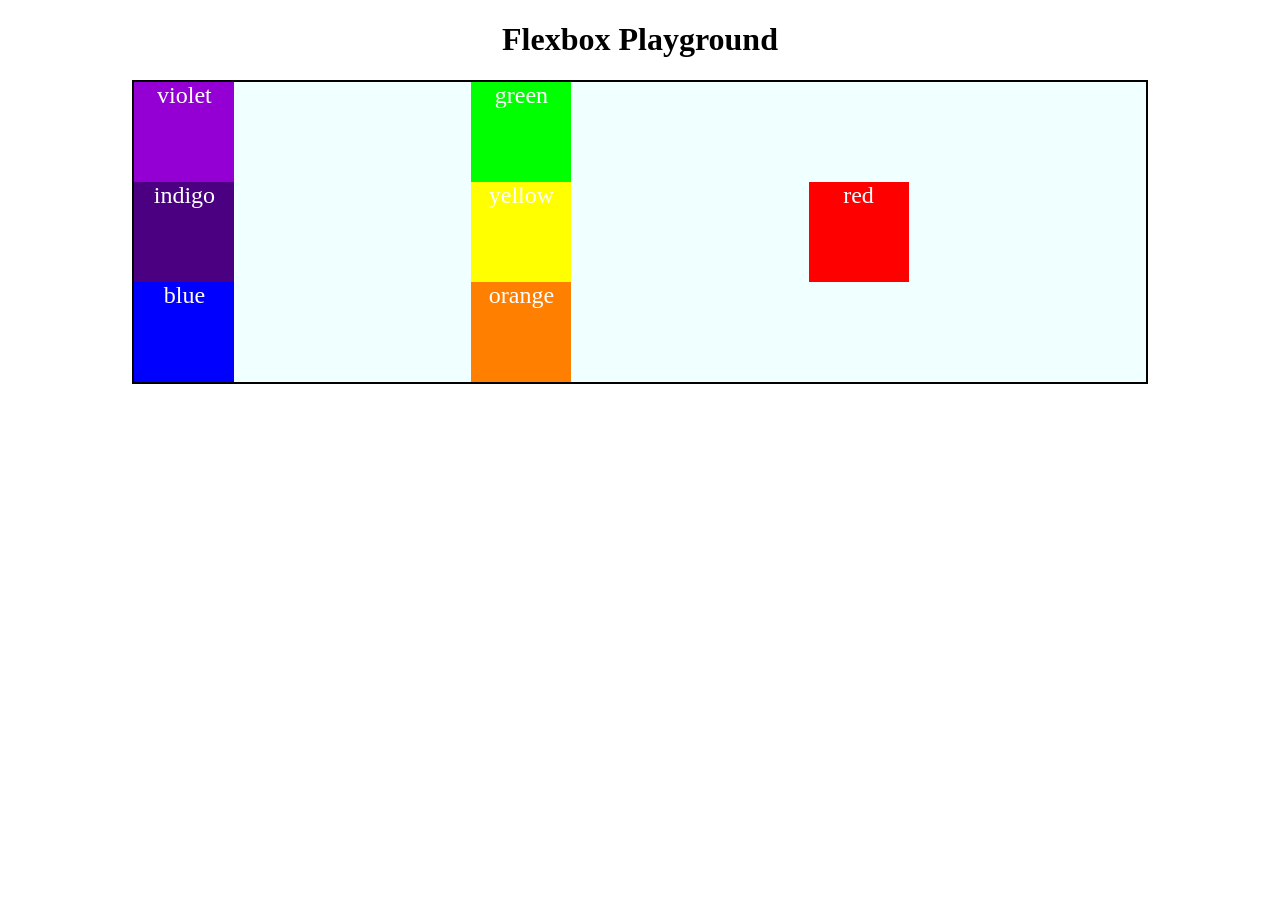
<file: index.html>
<!DOCTYPE html>
<html lang="en">
  <head>
    <meta charset="UTF-8" />
    <meta http-equiv="X-UA-Compatible" content="IE=edge" />
    <meta name="viewport" content="width=device-width, initial-scale=1.0" />
    <title>CSS Assignment</title>
    <link rel="stylesheet" href="style.css" />
  </head>
  <body>
    <h1>Flexbox Playground</h1>
    <div id="container">
    <div style="background-color: #9400d3;">violet</div>
    <div style="background-color: #4b0082;">indigo</div>
    <div style="background-color: #0000ff;">blue</div>
    <div style="background-color: #00ff00;">green</div>
    <div style="background-color: #ffff00;">yellow</div>
    <div style="background-color: #ff7f00;">orange</div>
    <div style="background-color: #ff0000;">red</div>
    </div>
    
  </body>
</html>
</file>
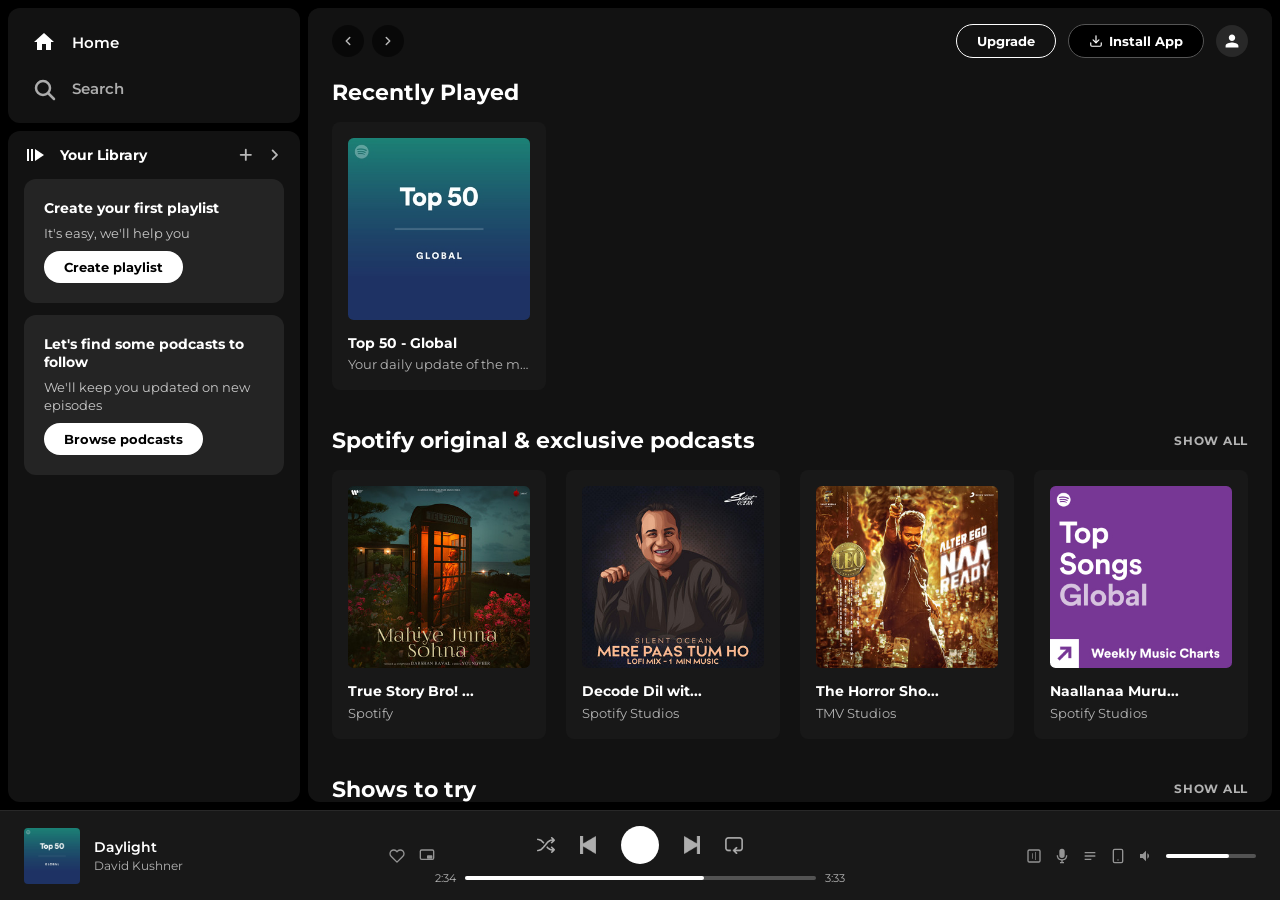
<file: Spotify-clone/index.html>
<!DOCTYPE html>
<html lang="en">
<head>
    <meta charset="UTF-8">
    <meta name="viewport" content="width=device-width, initial-scale=1.0">
    <title>Spotify - Web Player: Music for everyone</title>
    <link rel="stylesheet" href="style.css">
    <link rel="preconnect" href="https://fonts.googleapis.com">
    <link rel="preconnect" href="https://fonts.gstatic.com" crossorigin>
    <link href="https://fonts.googleapis.com/css2?family=Montserrat:wght@300;400;500;600;700&display=swap" rel="stylesheet">

    <!-- SVG icons embedded as reusable symbols — no CDN dependency -->
    <svg xmlns="http://www.w3.org/2000/svg" style="display:none">
        <!-- home -->
        <symbol id="icon-home" viewBox="0 0 24 24" fill="currentColor">
            <path d="M10 20v-6h4v6h5v-8h3L12 3 2 12h3v8z"/>
        </symbol>
        <!-- search -->
        <symbol id="icon-search" viewBox="0 0 24 24" fill="none" stroke="currentColor" stroke-width="2.5" stroke-linecap="round">
            <circle cx="11" cy="11" r="7"/><line x1="16.5" y1="16.5" x2="22" y2="22"/>
        </symbol>
        <!-- library -->
        <symbol id="icon-library" viewBox="0 0 24 24" fill="currentColor">
            <path d="M3 18h2V6H3v12zm4 0h2V6H7v12zm4-12v12l9-6-9-6z"/>
        </symbol>
        <!-- plus -->
        <symbol id="icon-plus" viewBox="0 0 24 24" fill="none" stroke="currentColor" stroke-width="2.5" stroke-linecap="round">
            <line x1="12" y1="5" x2="12" y2="19"/><line x1="5" y1="12" x2="19" y2="12"/>
        </symbol>
        <!-- arrow right -->
        <symbol id="icon-arrow-right" viewBox="0 0 24 24" fill="none" stroke="currentColor" stroke-width="2.5" stroke-linecap="round" stroke-linejoin="round">
            <polyline points="9 18 15 12 9 6"/>
        </symbol>
        <!-- chevron left -->
        <symbol id="icon-chevron-left" viewBox="0 0 24 24" fill="none" stroke="currentColor" stroke-width="2.5" stroke-linecap="round" stroke-linejoin="round">
            <polyline points="15 18 9 12 15 6"/>
        </symbol>
        <!-- chevron right -->
        <symbol id="icon-chevron-right" viewBox="0 0 24 24" fill="none" stroke="currentColor" stroke-width="2.5" stroke-linecap="round" stroke-linejoin="round">
            <polyline points="9 18 15 12 9 6"/>
        </symbol>
        <!-- download -->
        <symbol id="icon-download" viewBox="0 0 24 24" fill="none" stroke="currentColor" stroke-width="2" stroke-linecap="round" stroke-linejoin="round">
            <path d="M21 15v4a2 2 0 0 1-2 2H5a2 2 0 0 1-2-2v-4"/>
            <polyline points="7 10 12 15 17 10"/><line x1="12" y1="15" x2="12" y2="3"/>
        </symbol>
        <!-- user -->
        <symbol id="icon-user" viewBox="0 0 24 24" fill="currentColor">
            <path d="M12 12c2.7 0 4.8-2.1 4.8-4.8S14.7 2.4 12 2.4 7.2 4.5 7.2 7.2 9.3 12 12 12zm0 2.4c-3.2 0-9.6 1.6-9.6 4.8v2.4h19.2v-2.4c0-3.2-6.4-4.8-9.6-4.8z"/>
        </symbol>
        <!-- heart -->
        <symbol id="icon-heart" viewBox="0 0 24 24" fill="none" stroke="currentColor" stroke-width="2" stroke-linecap="round" stroke-linejoin="round">
            <path d="M20.84 4.61a5.5 5.5 0 0 0-7.78 0L12 5.67l-1.06-1.06a5.5 5.5 0 0 0-7.78 7.78l1.06 1.06L12 21.23l7.78-7.78 1.06-1.06a5.5 5.5 0 0 0 0-7.78z"/>
        </symbol>
        <!-- miniplayer (picture-in-picture) -->
        <symbol id="icon-pip" viewBox="0 0 24 24" fill="none" stroke="currentColor" stroke-width="2" stroke-linecap="round" stroke-linejoin="round">
            <rect x="2" y="3" width="20" height="14" rx="2"/>
            <rect x="12" y="11" width="8" height="5" rx="1" fill="currentColor" stroke="none"/>
        </symbol>
        <!-- now playing view -->
        <symbol id="icon-nowplaying" viewBox="0 0 24 24" fill="none" stroke="currentColor" stroke-width="2" stroke-linecap="round" stroke-linejoin="round">
            <rect x="3" y="3" width="18" height="18" rx="2"/>
            <path d="M9 8h1v8H9zm5-2h1v12h-1z" fill="currentColor" stroke="none"/>
        </symbol>
        <!-- lyrics / microphone pen -->
        <symbol id="icon-lyrics" viewBox="0 0 24 24" fill="currentColor">
            <path d="M12 1a4 4 0 0 1 4 4v6a4 4 0 0 1-8 0V5a4 4 0 0 1 4-4zm-1 17.93V21H9v2h6v-2h-2v-2.07A8.001 8.001 0 0 0 20 11h-2a6 6 0 0 1-12 0H4a8.001 8.001 0 0 0 7 7.93z"/>
        </symbol>
        <!-- queue -->
        <symbol id="icon-queue" viewBox="0 0 24 24" fill="currentColor">
            <path d="M4 6h16v2H4zm0 5h16v2H4zm0 5h10v2H4z"/>
        </symbol>
        <!-- connect device -->
        <symbol id="icon-device" viewBox="0 0 24 24" fill="none" stroke="currentColor" stroke-width="2" stroke-linecap="round" stroke-linejoin="round">
            <rect x="5" y="2" width="14" height="20" rx="2"/><line x1="12" y1="18" x2="12.01" y2="18"/>
        </symbol>
        <!-- volume -->
        <symbol id="icon-volume" viewBox="0 0 24 24" fill="currentColor">
            <path d="M3 9v6h4l5 5V4L7 9H3zm13.5 3c0-1.77-1.02-3.29-2.5-4.03v8.05c1.48-.73 2.5-2.25 2.5-4.02z"/>
        </symbol>
    </svg>
</head>
<body>

    <!-- ===================== SIDEBAR ===================== -->
    <div class="sidebar">

        <div class="nav">
            <div class="nav-option active">
                <svg class="nav-icon"><use href="#icon-home"/></svg>
                <a href="#">Home</a>
            </div>
            <div class="nav-option">
                <svg class="nav-icon"><use href="#icon-search"/></svg>
                <a href="#">Search</a>
            </div>
        </div>

        <div class="library">
            <div class="library-header">
                <div class="lib-title">
                    <svg class="nav-icon"><use href="#icon-library"/></svg>
                    <span>Your Library</span>
                </div>
                <div class="lib-icons">
                    <svg class="lib-icon-svg"><use href="#icon-plus"/></svg>
                    <svg class="lib-icon-svg"><use href="#icon-arrow-right"/></svg>
                </div>
            </div>

            <div class="lib-box">
                <div class="box">
                    <p class="box-p1">Create your first playlist</p>
                    <p class="box-p2">It's easy, we'll help you</p>
                    <button class="pill-btn">Create playlist</button>
                </div>
                <div class="box">
                    <p class="box-p1">Let's find some podcasts to follow</p>
                    <p class="box-p2">We'll keep you updated on new episodes</p>
                    <button class="pill-btn">Browse podcasts</button>
                </div>
            </div>
        </div>

    </div>

    <!-- ===================== MAIN CONTENT ===================== -->
    <div class="main-content">

        <div class="sticky-nav">
            <div class="sticky-nav-left">
                <button class="arrow-btn">
                    <svg width="14" height="14"><use href="#icon-chevron-left"/></svg>
                </button>
                <button class="arrow-btn" style="transform:scaleX(-1)">
                    <svg width="14" height="14"><use href="#icon-chevron-left"/></svg>
                </button>
            </div>
            <div class="sticky-nav-right">
                <button class="pill-btn outline-btn hide">Upgrade</button>
                <button class="pill-btn dark-btn">
                    <svg width="14" height="14" style="vertical-align:middle"><use href="#icon-download"/></svg>
                    Install App
                </button>
                <div class="user-icon">
                    <svg width="16" height="16"><use href="#icon-user"/></svg>
                </div>
            </div>
        </div>

        <!-- Recently Played -->
        <section>
            <div class="section-header">
                <h2>Recently Played</h2>
            </div>
            <div class="cards-grid">
                <div class="card">
                    <div class="card-img-wrap">
                        <img src="./assets/card1img (1).jpeg" class="card-img" onerror="this.parentElement.style.background='#333'">
                        <button class="card-play-btn">&#9654;</button>
                    </div>
                    <p class="card-title">Top 50 - Global</p>
                    <p class="card-sub">Your daily update of the most played...</p>
                </div>
            </div>
        </section>

        <!-- Spotify Originals -->
        <section>
            <div class="section-header">
                <h2>Spotify original &amp; exclusive podcasts</h2>
                <a href="#" class="show-all">Show all</a>
            </div>
            <div class="cards-grid">
                <div class="card">
                    <div class="card-img-wrap">
                        <img src="./assets/card2img (1).jpeg" class="card-img" onerror="this.parentElement.style.background='#333'">
                        <button class="card-play-btn">&#9654;</button>
                    </div>
                    <p class="card-title">True Story Bro! ...</p>
                    <p class="card-sub">Spotify</p>
                </div>
                <div class="card">
                    <div class="card-img-wrap">
                        <img src="./assets/card3img (1).jpeg" class="card-img" onerror="this.parentElement.style.background='#333'">
                        <button class="card-play-btn">&#9654;</button>
                    </div>
                    <p class="card-title">Decode Dil wit...</p>
                    <p class="card-sub">Spotify Studios</p>
                </div>
                <div class="card">
                    <div class="card-img-wrap">
                        <img src="./assets/card4img (1).jpeg" class="card-img" onerror="this.parentElement.style.background='#333'">
                        <button class="card-play-btn">&#9654;</button>
                    </div>
                    <p class="card-title">The Horror Sho...</p>
                    <p class="card-sub">TMV Studios</p>
                </div>
                <div class="card">
                    <div class="card-img-wrap">
                        <img src="./assets/card5img (1).jpeg" class="card-img" onerror="this.parentElement.style.background='#333'">
                        <button class="card-play-btn">&#9654;</button>
                    </div>
                    <p class="card-title">Naallanaa Muru...</p>
                    <p class="card-sub">Spotify Studios</p>
                </div>
            </div>
        </section>

        <!-- Shows to Try -->
        <section>
            <div class="section-header">
                <h2>Shows to try</h2>
                <a href="#" class="show-all">Show all</a>
            </div>
            <div class="cards-grid">
                <div class="card">
                    <div class="card-img-wrap">
                        <img src="./assets/card1img (1).jpeg" class="card-img" onerror="this.parentElement.style.background='#333'">
                        <button class="card-play-btn">&#9654;</button>
                    </div>
                    <p class="card-title">Top 50 - Global</p>
                    <p class="card-sub">Your daily updates of the most popular songs...</p>
                </div>
                <div class="card">
                    <div class="card-img-wrap">
                        <img src="./assets/card2img (1).jpeg" class="card-img" onerror="this.parentElement.style.background='#333'">
                        <button class="card-play-btn">&#9654;</button>
                    </div>
                    <p class="card-title">Mahiye Jinna Sonha</p>
                    <p class="card-sub">Darshan Raval</p>
                </div>
                <div class="card">
                    <div class="card-img-wrap">
                        <img src="./assets/card3img (1).jpeg" class="card-img" onerror="this.parentElement.style.background='#333'">
                        <button class="card-play-btn">&#9654;</button>
                    </div>
                    <p class="card-title">Kishor Kumar Hits</p>
                    <p class="card-sub">The KK</p>
                </div>
                <div class="card">
                    <div class="card-img-wrap">
                        <img src="./assets/card5img (1).jpeg" class="card-img" onerror="this.parentElement.style.background='#333'">
                        <button class="card-play-btn">&#9654;</button>
                    </div>
                    <p class="card-title">Top Songs - Global</p>
                    <p class="card-sub">Mixes</p>
                </div>
            </div>
        </section>

        <!-- Trending -->
        <section>
            <div class="section-header">
                <h2>Trending now near you</h2>
                <a href="#" class="show-all">Show all</a>
            </div>
            <div class="cards-grid">
                <div class="card">
                    <div class="card-img-wrap">
                        <img src="./assets/card4img (1).jpeg" class="card-img" onerror="this.parentElement.style.background='#333'">
                        <button class="card-play-btn">&#9654;</button>
                    </div>
                    <p class="card-title">Nah Ready ...'from</p>
                    <p class="card-sub">Hit</p>
                </div>
                <div class="card">
                    <div class="card-img-wrap">
                        <img src="./assets/card5img (1).jpeg" class="card-img" onerror="this.parentElement.style.background='#333'">
                        <button class="card-play-btn">&#9654;</button>
                    </div>
                    <p class="card-title">Top Songs - Global</p>
                    <p class="card-sub">Mixes</p>
                </div>
                <div class="card">
                    <div class="card-img-wrap">
                        <img src="./assets/card1img (1).jpeg" class="card-img" onerror="this.parentElement.style.background='#333'">
                        <button class="card-play-btn">&#9654;</button>
                    </div>
                    <p class="card-title">Top 50 - Global</p>
                    <p class="card-sub">Your daily updates...</p>
                </div>
                <div class="card">
                    <div class="card-img-wrap">
                        <img src="./assets/card3img (1).jpeg" class="card-img" onerror="this.parentElement.style.background='#333'">
                        <button class="card-play-btn">&#9654;</button>
                    </div>
                    <p class="card-title">Kishor Kumar Hits</p>
                    <p class="card-sub">The KK</p>
                </div>
            </div>
        </section>

        <div class="footer-spacer"></div>
    </div>

    <!-- ===================== MUSIC PLAYER ===================== -->
    <div class="music-player">

        <!-- LEFT: album + track info -->
        <div class="player-left">
            <div class="album-art">
                <img src="./assets/card1img (1).jpeg" alt="Album art" onerror="this.parentElement.style.background='#555';this.remove()">
            </div>
            <div class="track-info">
                <p class="track-name">Daylight</p>
                <p class="track-artist">David Kushner</p>
            </div>
            <div class="track-actions">
                <button class="icon-btn" title="Save to library">
                    <svg width="16" height="16"><use href="#icon-heart"/></svg>
                </button>
                <button class="icon-btn" title="Miniplayer">
                    <svg width="16" height="16"><use href="#icon-pip"/></svg>
                </button>
            </div>
        </div>

        <!-- CENTER: controls + seek -->
        <div class="player-center">
            <div class="playback-controls">
                <button class="ctrl-btn" title="Shuffle">
                    <img src="./assets/player_icon1.png" alt="Shuffle">
                </button>
                <button class="ctrl-btn" title="Previous">
                    <img src="./assets/player_icon2.png" alt="Previous">
                </button>
                <button class="play-btn" title="Play / Pause">
                    <img src="./assets/play_musicbar.png" alt="Play">
                </button>
                <button class="ctrl-btn" title="Next">
                    <img src="./assets/player_icon4.png" alt="Next">
                </button>
                <button class="ctrl-btn" title="Repeat">
                    <img src="./assets/player_icon5.png" alt="Repeat">
                </button>
            </div>
            <div class="seek-bar">
                <span class="time">2:34</span>
                <div class="progress-track">
                    <div class="progress-fill" style="width:68%"></div>
                    <div class="progress-thumb" style="left:68%"></div>
                </div>
                <span class="time">3:33</span>
            </div>
        </div>

        <!-- RIGHT: extra controls + volume -->
        <div class="player-right">
            <button class="icon-btn" title="Now Playing View">
                <svg width="16" height="16"><use href="#icon-nowplaying"/></svg>
            </button>
            <button class="icon-btn" title="Lyrics">
                <svg width="16" height="16"><use href="#icon-lyrics"/></svg>
            </button>
            <button class="icon-btn" title="Queue">
                <svg width="16" height="16"><use href="#icon-queue"/></svg>
            </button>
            <button class="icon-btn" title="Connect Device">
                <svg width="16" height="16"><use href="#icon-device"/></svg>
            </button>
            <button class="icon-btn" title="Volume">
                <svg width="16" height="16"><use href="#icon-volume"/></svg>
            </button>
            <div class="volume-track">
                <div class="volume-fill" style="width:70%"></div>
                <div class="volume-thumb" style="left:70%"></div>
            </div>
        </div>

    </div>

</body>
</html>
</file>
<file: style.css>
#container{
        height:300px;
        width:80%;
        background-color:azure ;
        margin: 10px auto;
        border: 2px solid black;
        display: flex;
        flex-direction: column;
        justify-content: space-evenly;
        flex-wrap: wrap;

}
h1{
text-align: center;
}
#container div{

        height: 100px;
        width: 100px;
        text-align: center;
        color: white;
        font-size: 1.5em;
}
</file>
<file: Spotify-clone/style.css>
/* ==========================================
RESET & BASE
   ========================================== */
*, *::before, *::after {
    font-family: 'Montserrat', sans-serif;
    margin: 0;
    padding: 0;
    box-sizing: border-box;
}

body {
    background-color: #000;
    color: #fff;
    display: flex;
    height: 100vh;
    overflow: hidden;
    padding-bottom: 90px;
}

a { text-decoration: none; color: inherit; }

button { cursor: pointer; }

/* ==========================================
SIDEBAR
   ========================================== */
.sidebar {
    width: 300px;
    flex-shrink: 0;
    display: flex;
    flex-direction: column;
    gap: 0.5rem;
    padding: 0.5rem 0 0.5rem 0.5rem;
    height: 100%;
}

.nav {
    background-color: #121212;
    border-radius: 0.75rem;
    padding: 0.75rem 1rem;
    display: flex;
    flex-direction: column;
    gap: 0.1rem;
}

.nav-option {
    display: flex;
    align-items: center;
    gap: 1rem;
    padding: 0.65rem 0.5rem;
    opacity: 0.65;
    cursor: pointer;
    border-radius: 0.4rem;
    font-size: 0.95rem;
    font-weight: 600;
    transition: opacity 0.15s;
}

.nav-option.active,
.nav-option:hover { opacity: 1; }

.nav-icon {
    width: 1.5rem;
    height: 1.5rem;
    flex-shrink: 0;
    color: #fff;
}

.nav-option a { color: #fff; }

/* Library */
.library {
    background-color: #121212;
    border-radius: 0.75rem;
    flex: 1;
    overflow-y: auto;
    padding: 0.75rem 1rem;
    display: flex;
    flex-direction: column;
    gap: 0.75rem;
}

.library-header {
    display: flex;
    justify-content: space-between;
    align-items: center;
}

.lib-title {
    display: flex;
    align-items: center;
    gap: 0.75rem;
    font-size: 0.9rem;
    font-weight: 700;
    cursor: pointer;
}

.lib-icons {
    display: flex;
    gap: 0.75rem;
    opacity: 0.7;
}

.lib-icon-svg {
    width: 1.1rem;
    height: 1.1rem;
    color: #fff;
    cursor: pointer;
    transition: opacity 0.15s;
}

.lib-icon-svg:hover { opacity: 1; }

.lib-box {
    display: flex;
    flex-direction: column;
    gap: 0.75rem;
}

.box {
    background-color: #242424;
    border-radius: 0.75rem;
    padding: 1.25rem;
    display: flex;
    flex-direction: column;
    gap: 0.5rem;
}

.box-p1 { font-size: 0.9rem; font-weight: 700; }
.box-p2 { font-size: 0.8rem; opacity: 0.75; line-height: 1.4; }

/* ==========================================
BUTTONS
   ========================================== */
.pill-btn {
    background: #fff;
    color: #000;
    border: none;
    border-radius: 100px;
    padding: 0.5rem 1.25rem;
    font-size: 0.82rem;
    font-weight: 700;
    width: fit-content;
    transition: transform 0.1s, background 0.15s;
}

.pill-btn:hover { transform: scale(1.03); background: #f0f0f0; }

.outline-btn {
    background: transparent;
    color: #fff;
    border: 1px solid #fff;
}

.outline-btn:hover { background: rgba(255,255,255,0.08); transform: none; }

.dark-btn {
    background: #000;
    color: #fff;
    border: 1px solid #555;
    display: flex;
    align-items: center;
    gap: 0.4rem;
}

.dark-btn:hover { border-color: #fff; background: #111; transform: none; }

/* Generic icon button used in player */
.icon-btn {
    background: none;
    border: none;
    padding: 0;
    display: flex;
    align-items: center;
    justify-content: center;
    color: #b3b3b3;
    opacity: 0.8;
    transition: color 0.15s, opacity 0.15s;
}

.icon-btn:hover { color: #fff; opacity: 1; }

/* ==========================================
MAIN CONTENT
   ========================================== */
.main-content {
    flex: 1;
    background-color: #121212;
    border-radius: 0.75rem;
    margin: 0.5rem;
    overflow-y: auto;
    display: flex;
    flex-direction: column;
}

/* ==========================================
STICKY NAV
   ========================================== */
.sticky-nav {
    position: sticky;
    top: 0;
    z-index: 20;
    background-color: #121212;
    display: flex;
    justify-content: space-between;
    align-items: center;
    padding: 1rem 1.5rem;
    border-radius: 0.75rem 0.75rem 0 0;
}

.sticky-nav-left { display: flex; gap: 0.5rem; }

.arrow-btn {
    width: 2rem;
    height: 2rem;
    background: rgba(0,0,0,0.7);
    border: none;
    border-radius: 50%;
    color: #fff;
    display: flex;
    align-items: center;
    justify-content: center;
    opacity: 0.7;
    transition: opacity 0.15s;
}

.arrow-btn:hover { opacity: 1; }

.sticky-nav-right {
    display: flex;
    align-items: center;
    gap: 0.75rem;
}

.user-icon {
    width: 2rem;
    height: 2rem;
    background: #282828;
    border-radius: 50%;
    display: flex;
    align-items: center;
    justify-content: center;
    cursor: pointer;
    color: #fff;
}

/* ==========================================
SECTIONS & CARDS
   ========================================== */
section { padding: 0 1.5rem 2rem; }

.section-header {
    display: flex;
    justify-content: space-between;
    align-items: center;
    margin-bottom: 1rem;
    padding-top: 0.25rem;
}

.section-header h2 { font-size: 1.4rem; font-weight: 700; }

.show-all {
    font-size: 0.75rem;
    font-weight: 700;
    color: #b3b3b3;
    text-transform: uppercase;
    letter-spacing: 0.06em;
    transition: color 0.15s;
}

.show-all:hover { color: #fff; }

.cards-grid {
    display: grid;
    grid-template-columns: repeat(auto-fill, minmax(170px, 1fr));
    gap: 1.25rem;
}

.card {
    background-color: #181818;
    border-radius: 0.5rem;
    padding: 1rem;
    cursor: pointer;
    transition: background 0.2s;
    position: relative;
}

.card:hover { background-color: #282828; }

.card:hover .card-play-btn {
    opacity: 1;
    transform: translateY(0);
}

.card-img-wrap {
    position: relative;
    width: 100%;
    margin-bottom: 0.85rem;
}

.card-img {
    width: 100%;
    aspect-ratio: 1;
    object-fit: cover;
    border-radius: 0.35rem;
    display: block;
    background-color: #333;
}

.card-play-btn {
    position: absolute;
    bottom: 0.5rem;
    right: 0.5rem;
    width: 2.6rem;
    height: 2.6rem;
    background: #1db954;
    border: none;
    border-radius: 50%;
    color: #000;
    font-size: 1rem;
    display: flex;
    align-items: center;
    justify-content: center;
    opacity: 0;
    transform: translateY(0.5rem);
    transition: opacity 0.2s, transform 0.2s;
    box-shadow: 0 4px 12px rgba(0,0,0,0.5);
}

.card-title {
    font-size: 0.9rem;
    font-weight: 700;
    white-space: nowrap;
    overflow: hidden;
    text-overflow: ellipsis;
    margin-bottom: 0.3rem;
}

.card-sub {
    font-size: 0.8rem;
    color: #b3b3b3;
    white-space: nowrap;
    overflow: hidden;
    text-overflow: ellipsis;
    line-height: 1.4;
}

.footer-spacer { height: 1.5rem; }

/* ==========================================
MUSIC PLAYER — FIXED FOOTER
   ========================================== */
.music-player {
    position: fixed;
    bottom: 0;
    left: 0;
    width: 100%;
    height: 90px;
    background-color: #181818;
    border-top: 1px solid #282828;
    display: flex;
    align-items: center;
    justify-content: space-between;
    padding: 0 1.5rem;
    z-index: 100;
}

/* LEFT */
.player-left {
    display: flex;
    align-items: center;
    gap: 0.9rem;
    flex: 1;
    min-width: 0;
}

.album-art {
    flex-shrink: 0;
    width: 56px;
    height: 56px;
    border-radius: 4px;
    overflow: hidden;
    background: #333;
}

.album-art img {
    width: 100%;
    height: 100%;
    object-fit: cover;
    display: block;
}

.track-info { min-width: 0; flex: 1; }

.track-name {
    font-size: 0.85rem;
    font-weight: 600;
    white-space: nowrap;
    overflow: hidden;
    text-overflow: ellipsis;
}

.track-artist {
    font-size: 0.75rem;
    color: #b3b3b3;
    margin-top: 3px;
    white-space: nowrap;
    overflow: hidden;
    text-overflow: ellipsis;
}

.track-actions {
    display: flex;
    align-items: center;
    gap: 0.85rem;
    flex-shrink: 0;
}

/* CENTER */
.player-center {
    flex: 1;
    display: flex;
    flex-direction: column;
    align-items: center;
    gap: 0.4rem;
    max-width: 560px;
}

.playback-controls {
    display: flex;
    align-items: center;
    gap: 1.5rem;
}

.ctrl-btn {
    background: none;
    border: none;
    padding: 0;
    display: flex;
    align-items: center;
    justify-content: center;
    opacity: 0.65;
    transition: opacity 0.15s;
}

.ctrl-btn:hover { opacity: 1; }

.ctrl-btn img {
    width: 18px;
    height: 18px;
    object-fit: contain;
    display: block;
}

.play-btn {
    width: 38px;
    height: 38px;
    background: #fff;
    border: none;
    border-radius: 50%;
    display: flex;
    align-items: center;
    justify-content: center;
    transition: transform 0.1s;
    flex-shrink: 0;
    padding: 0;
}

.play-btn:hover { transform: scale(1.07); }

.play-btn img {
    width: 15px;
    height: 15px;
    object-fit: contain;
}

.seek-bar {
    display: flex;
    align-items: center;
    gap: 0.6rem;
    width: 100%;
}

.time {
    font-size: 0.68rem;
    color: #b3b3b3;
    flex-shrink: 0;
    white-space: nowrap;
}

.progress-track {
    flex: 1;
    height: 4px;
    background: #535353;
    border-radius: 2px;
    position: relative;
    cursor: pointer;
}

.progress-track:hover .progress-fill { background: #1db954; }
.progress-track:hover .progress-thumb { opacity: 1; }

.progress-fill {
    height: 100%;
    background: #fff;
    border-radius: 2px;
    transition: background 0.15s;
}

.progress-thumb {
    position: absolute;
    top: 50%;
    transform: translate(-50%, -50%);
    width: 12px;
    height: 12px;
    background: #fff;
    border-radius: 50%;
    opacity: 0;
    transition: opacity 0.15s;
}

/* RIGHT */
.player-right {
    flex: 1;
    display: flex;
    align-items: center;
    justify-content: flex-end;
    gap: 0.75rem;
}

.volume-track {
    width: 90px;
    height: 4px;
    background: #535353;
    border-radius: 2px;
    position: relative;
    cursor: pointer;
    flex-shrink: 0;
}

.volume-track:hover .volume-fill { background: #1db954; }
.volume-track:hover .volume-thumb { opacity: 1; }

.volume-fill {
    height: 100%;
    background: #fff;
    border-radius: 2px;
    transition: background 0.15s;
}

.volume-thumb {
    position: absolute;
    top: 50%;
    transform: translate(-50%, -50%);
    width: 12px;
    height: 12px;
    background: #fff;
    border-radius: 50%;
    opacity: 0;
    transition: opacity 0.15s;
}

/* ==========================================
RESPONSIVE
   ========================================== */
@media (max-width: 1000px) {
    .hide { display: none; }
    .sidebar { width: 240px; }
}

@media (max-width: 768px) {
    .sidebar { display: none; }
    .player-right { display: none; }
    .player-center { max-width: 100%; }
}
</file>
